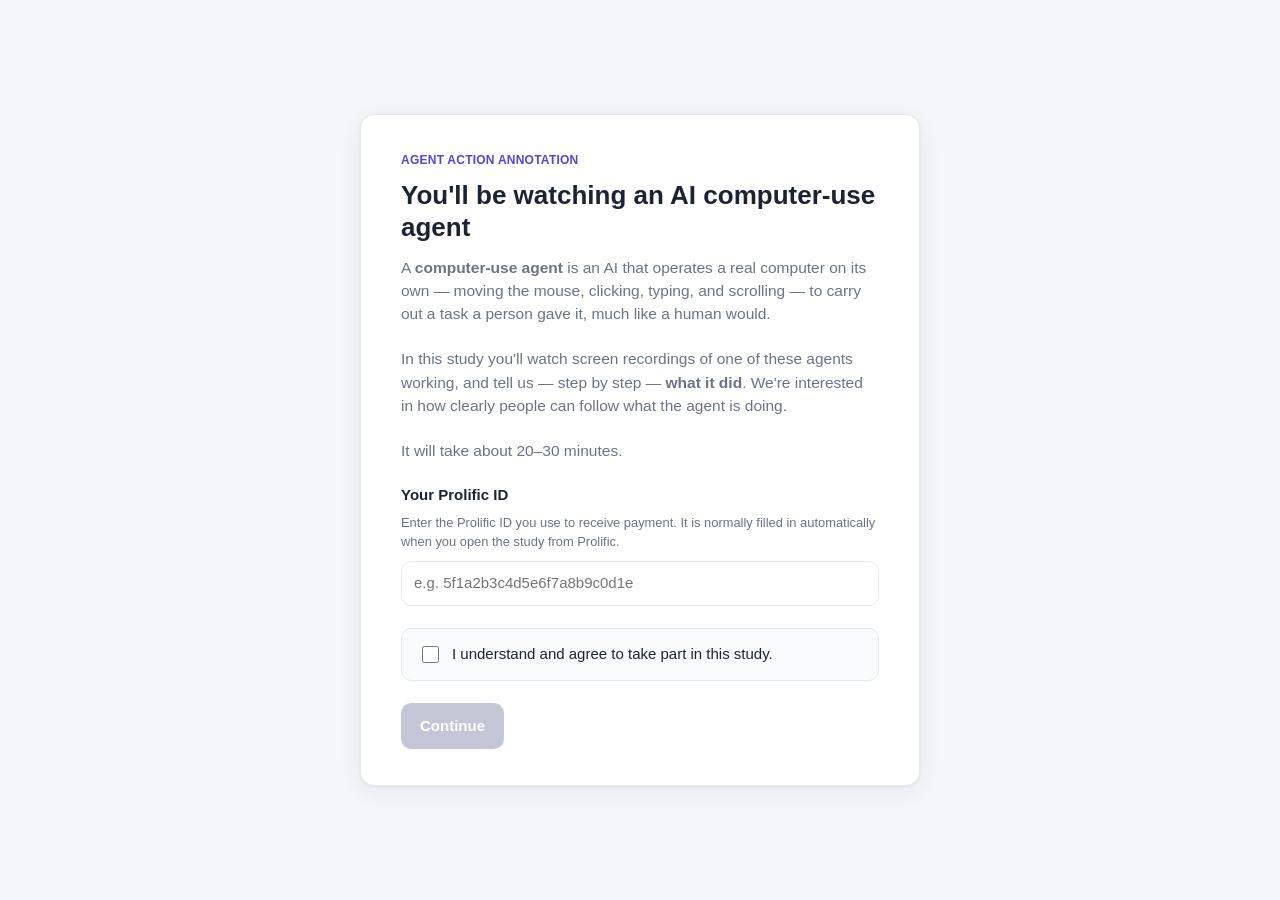
<file: index.html>
<!-- AUTO-GENERATED by annotation_app/build_static.py — do not edit by hand. Edit annotation_app/static/index.html and rebuild. -->
<!DOCTYPE html>
<html lang="en">
<head>
  <meta charset="UTF-8" />
  <meta name="viewport" content="width=device-width, initial-scale=1.0" />
  <title>Agent Action Annotation Study</title>
  <link rel="stylesheet" href="annotation_app/static/style.css" />
</head>
<body>
  <div id="app">
    <!-- ================= WELCOME / CONSENT ================= -->
    <section id="screen-welcome" class="screen center-screen">
      <div class="card narrow">
        <div class="brand">Agent Action Annotation</div>
        <h1>You'll be watching an AI computer-use agent</h1>
        <p class="lead">
          A <b>computer-use agent</b> is an AI that operates a real computer on
          its own — moving the mouse, clicking, typing, and scrolling — to carry
          out a task a person gave it, much like a human would.
        </p>
        <p class="lead">
          In this study you'll watch screen recordings of one of these agents
          working, and tell us — step by step — <b>what it did</b>. We're
          interested in how clearly people can follow what the agent is doing.
        </p>
        <p class="lead muted">It will take about 20–30 minutes.</p>

        <div class="field">
          <label for="p-prolific">Your Prolific ID</label>
          <p class="field-note">Enter the Prolific ID you use to receive payment. It is normally filled in automatically when you open the study from Prolific.</p>
          <input type="text" id="p-prolific" placeholder="e.g. 5f1a2b3c4d5e6f7a8b9c0d1e" autocomplete="off" spellcheck="false" />
        </div>

        <label class="consent">
          <input type="checkbox" id="consent-check" />
          <span>I understand and agree to take part in this study.</span>
        </label>
        <p id="welcome-error" class="error hidden"></p>
        <button id="btn-start" class="btn primary" disabled>Continue</button>
        <button id="btn-devstart" class="btn ghost sm dev-btn hidden">⚡ Dev: quick start (skip questions)</button>
      </div>
    </section>

    <!-- ================= INSTRUCTIONS / HOW IT WORKS ================= -->
    <section id="screen-instructions" class="screen center-screen hidden">
      <div class="card">
        <div class="brand">How it works</div>
        <h1>What you'll do</h1>
        <ol class="steps-guide">
          <li>For each recording, you'll first see the <b>task the agent was
            asked to do</b>.</li>
          <li>The recording plays and <b>pauses after each action</b> the agent
            takes.</li>
          <li>In your own words, <b>write down what the agent just did</b> in
            that step.</li>
          <li>Some steps are just the agent <b>waiting</b> — those are filled in
            for you automatically.</li>
          <li>At the end of each recording, you'll answer a few quick questions
            about how the agent did.</li>
        </ol>

        <div class="callout">
          <div class="callout-title">Two important rules</div>
          <p><b>1. Be as specific as possible.</b> Don't just write the type of
            action — say <b>what the agent interacted with</b>.</p>
          <ul class="examples">
            <li><span class="bad">"clicked a button"</span> →
              <span class="good">"clicked the <i>File</i> menu"</span></li>
            <li><span class="bad">"typed something"</span> →
              <span class="good">"typed <i>report.pdf</i> into the filename box"</span></li>
            <li><span class="bad">"scrolled"</span> →
              <span class="good">"scrolled down the Preferences list"</span></li>
            <li><span class="good">"right-clicked the desktop"</span>,
              <span class="good">"dragged the volume slider to the right"</span></li>
          </ul>
          <p><b>2. Describe the agent's action, not the change on screen.</b>
            Report what the <b>agent did</b>, not what appeared afterwards.</p>
          <ul class="examples">
            <li><span class="bad">"a menu appeared"</span> →
              <span class="good">"clicked the <i>Edit</i> menu"</span></li>
            <li><span class="bad">"a window opened"</span> →
              <span class="good">"double-clicked the Documents folder"</span></li>
          </ul>
          <p class="callout-note">It's completely fine to answer <b>"I can't tell
            what happened"</b> when an action genuinely isn't clear — we're
            <b>not testing your ability</b>, and honest "can't tell" answers are
            valuable to us. We only ask that you don't select it just to get
            through faster.</p>
        </div>

        <p class="lead muted spaced">Please work through each recording in one
          sitting. Your progress saves automatically in case of a disconnection.</p>
        <button id="btn-instructions-next" class="btn primary">Got it, continue</button>
      </div>
    </section>

    <!-- ================= PROFILE ================= -->
    <section id="screen-profile" class="screen center-screen hidden">
      <div class="card narrow">
        <div class="brand">A little about you</div>
        <h1>Before we start</h1>
        <p class="lead">A few quick questions. This helps us interpret the results.</p>

        <div class="field">
          <label for="p-age">Your age</label>
          <input type="number" id="p-age" min="18" max="120" placeholder="e.g. 34" />
        </div>

        <div class="field">
          <label>Gender</label>
          <div id="p-gender" class="options"></div>
          <input type="text" id="p-gender-other" class="text-inline hidden"
                 placeholder="Self-describe (optional)" />
        </div>

        <div class="field">
          <label id="p-occupation-label" for="p-occupation"></label>
          <input type="text" id="p-occupation" placeholder="" />
        </div>

        <div class="field">
          <label id="p-education-label"></label>
          <div id="p-education" class="options"></div>
        </div>

        <div class="field">
          <label id="p-english-label"></label>
          <p id="p-english-note" class="field-note"></p>
          <div id="p-english" class="options"></div>
        </div>

        <div class="field">
          <label id="p-compfreq-label"></label>
          <div id="p-compfreq" class="options"></div>
        </div>

        <div class="field">
          <label id="p-aitools-label"></label>
          <div id="p-aitools" class="options"></div>
        </div>

        <div class="field">
          <label id="p-experience-label"></label>
          <div id="p-experience" class="options"></div>
        </div>

        <p id="profile-error" class="error hidden"></p>
        <button id="btn-profile-next" class="btn primary">Start annotating</button>
      </div>
    </section>

    <!-- ================= ANNOTATION WORKSPACE ================= -->
    <section id="screen-work" class="screen hidden">
      <header class="topbar">
        <div class="topbar-left">
          <span class="brand small">Agent Action Annotation</span>
          <div class="task-switch" id="task-switch">
            <label for="task-select">Recording</label>
            <select id="task-select"></select>
          </div>
          <div id="practice-badge" class="practice-badge hidden">Practice</div>
        </div>
        <div class="topbar-right">
          <div id="overall-progress" class="progress-pill"></div>
          <button type="button" id="btn-continue-study" class="btn primary sm hidden">Continue to study →</button>
          <span id="save-status" class="save-status">Saved</span>
        </div>
      </header>

      <div class="workspace">
        <!-- LEFT: video + timeline -->
        <div class="col-video">
          <div class="task-card">
            <div class="task-head">
              <span class="domain-chip" id="task-domain"></span>
              <span class="task-count" id="task-count"></span>
            </div>
            <div class="task-eyebrow">Task the agent was asked to do</div>
            <p class="task-instruction" id="task-instruction"></p>
            <div class="task-hint">Watch the agent attempt this, and describe each action it takes.</div>
          </div>

          <div class="video-wrap">
            <video id="video" preload="auto" playsinline muted></video>
            <div id="video-badge" class="video-badge hidden"></div>
          </div>

          <div class="video-controls">
            <button id="btn-play" class="btn-play-round" type="button" aria-label="Play">▶</button>
          </div>

          <div class="timeline" id="timeline"></div>
        </div>

        <!-- RIGHT: action annotation + familiarity / wrap-up -->
        <div class="col-form">
          <div class="annotate-card" id="annotate-card">
            <div class="step-header">
              <span class="step-title" id="step-title">Action 1</span>
              <span class="step-status" id="step-status"></span>
            </div>

            <div id="sleep-note" class="sleep-note hidden"></div>

            <div id="annotate-body">
              <label class="section-label" id="answer-prompt" for="step-answer"></label>
              <div id="dev-gt" class="dev-gt hidden"></div>
              <textarea id="step-answer" rows="3"></textarea>

              <button id="btn-cant-tell" class="btn cant-tell"></button>
              <p id="cant-tell-caution" class="cant-caution"></p>

              <label class="section-label spaced" id="confidence-prompt"></label>
              <div id="confidence-options" class="options stack"></div>

              <label class="section-label spaced" for="step-note">
                Anything else to add?
              </label>
              <textarea id="step-note" rows="2"
                placeholder="Optional: extra explanation, or why it was hard to tell..."></textarea>
            </div>
          </div>

          <div class="posttask-locked" id="posttask-locked">
            <span class="lock-icon">🔒</span>
            <span>Wrap-up questions unlock once you've described every action in this recording.</span>
          </div>

          <div class="posttask-card hidden" id="posttask-card">
            <div class="posttask-title">Now that you've described every action</div>
            <p class="posttask-sub">A few quick questions about this whole recording.</p>

            <label class="section-label" id="familiarity-prompt"></label>
            <div id="familiarity-options" class="options stack"></div>

            <label class="section-label spaced" id="success-prompt"></label>
            <div id="success-options" class="options stack"></div>

            <label class="section-label spaced" id="efficiency-prompt"></label>
            <div id="efficiency-options" class="options stack"></div>

            <label class="section-label spaced" id="understanding-prompt"></label>
            <div id="understanding-options" class="options stack"></div>

            <button type="button" id="btn-advance-task" class="btn primary advance-task hidden">
              Next recording →
            </button>
          </div>
        </div>
      </div>
    </section>

    <!-- ================= REVIEW / SUBMIT ================= -->
    <section id="screen-review" class="screen center-screen hidden">
      <div class="card">
        <div class="brand">Almost done</div>
        <h1>Review your annotations</h1>
        <p class="lead" id="review-summary"></p>
        <div id="review-list" class="review-list"></div>
        <div class="review-actions">
          <button id="btn-back-work" class="btn ghost">← Keep editing</button>
          <button id="btn-submit" class="btn primary">Submit all</button>
        </div>
      </div>
    </section>

    <!-- ================= DONE ================= -->
    <section id="screen-done" class="screen center-screen hidden">
      <div class="card narrow center">
        <div class="done-check">✓</div>
        <h1>Thank you!</h1>
        <p class="lead">Your annotations have been submitted.</p>
        <div id="done-code" class="done-code hidden"></div>
        <a id="done-link" class="btn primary hidden" href="#">Return to Prolific</a>
      </div>
    </section>
  </div>

  <!-- Guided walkthrough overlay (practice recording) -->
  <div id="tour-overlay" class="tour-overlay hidden" aria-live="polite">
    <div class="tour-backdrop"></div>
    <div id="tour-spotlight" class="tour-spotlight"></div>
    <div id="tour-tooltip" class="tour-tooltip">
      <div class="tour-meta"><span id="tour-step-num">1 / 5</span></div>
      <h3 id="tour-title"></h3>
      <p id="tour-body"></p>
      <div class="tour-actions">
        <button type="button" id="tour-prev" class="btn ghost sm hidden">← Back</button>
        <button type="button" id="tour-next" class="btn primary sm">Next</button>
      </div>
    </div>
  </div>

  <!-- Shown when the practice recording is fully complete -->
  <div id="practice-done" class="practice-done hidden" role="dialog" aria-labelledby="practice-done-title">
    <div class="practice-done-card">
      <div class="brand">Practice complete</div>
      <h2 id="practice-done-title">You're ready for the real recordings</h2>
      <p>That was a short practice run so you could learn the interface. Next you'll annotate the full set of recordings — same controls, same flow.</p>
      <button type="button" id="btn-start-study" class="btn primary">Continue to the study →</button>
    </div>
  </div>

  <script>window.STUDY_STATIC=true;</script>
  <script src="annotation_app/static/backend.js"></script>
  <script src="annotation_app/static/app.js"></script>
</body>
</html>
</file>
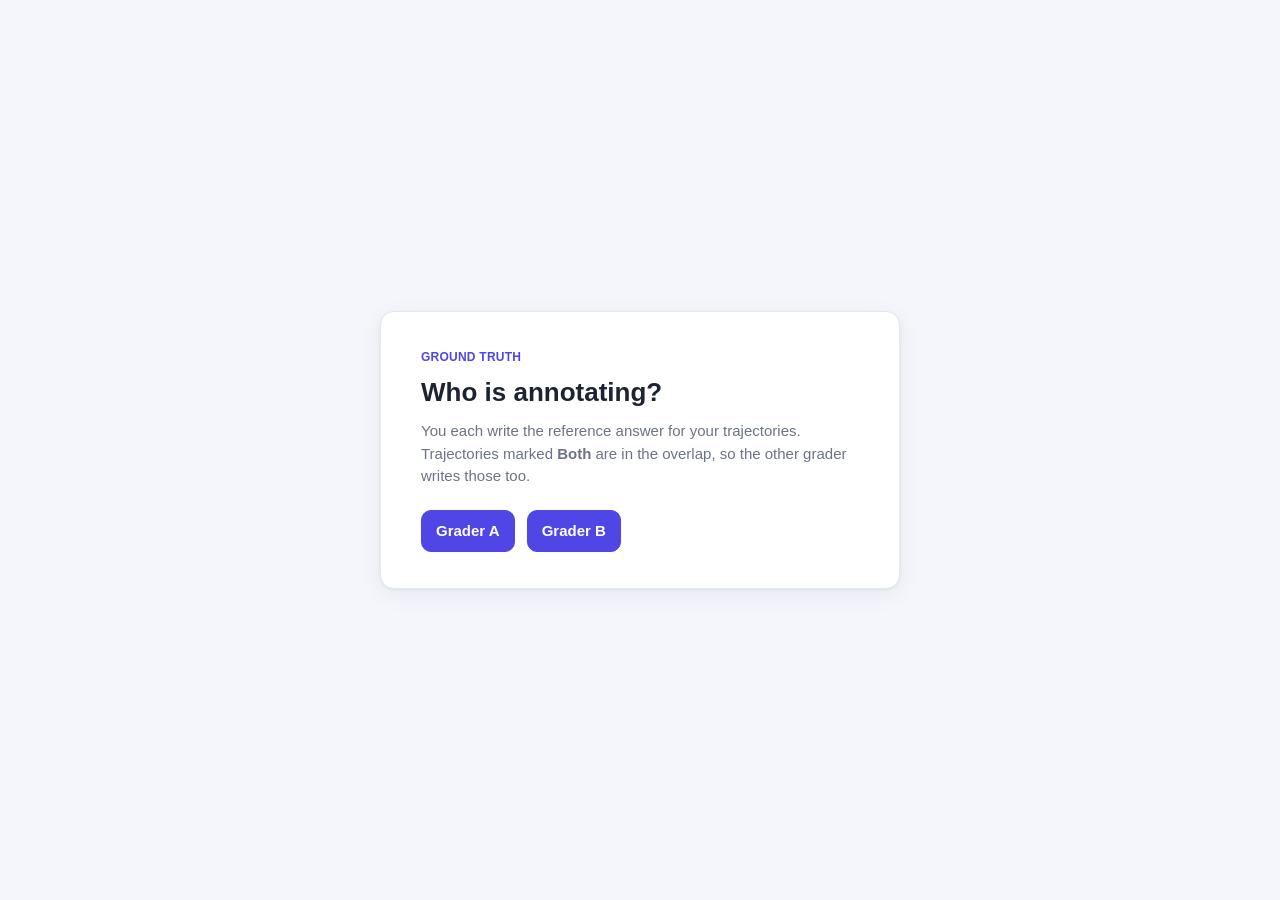
<file: gt.html>
<!DOCTYPE html>
<html lang="en">
<head>
  <meta charset="UTF-8" />
  <meta name="viewport" content="width=device-width, initial-scale=1.0" />
  <title>Ground truth annotation</title>
  <link rel="stylesheet" href="gt_annotator/static/style.css" />
</head>
<body>
  <div id="app">
    <section id="screen-pick" class="screen center-screen">
      <div class="card narrow">
        <div class="brand">Ground truth</div>
        <h1>Who is annotating?</h1>
        <p class="lead">You each write the reference answer for your trajectories. Trajectories marked <b>Both</b> are in the overlap, so the other grader writes those too.</p>
        <div class="pick-row">
          <a class="btn primary" href="gt.html?rater=a">Grader A</a>
          <a class="btn primary" href="gt.html?rater=b">Grader B</a>
        </div>
      </div>
    </section>

    <section id="screen-work" class="screen hidden">
      <header class="topbar">
        <div class="topbar-left">
          <span class="brand small">Ground truth</span>
          <span class="rater-pill" id="rater-pill">A</span>
          <div class="task-switch">
            <label for="traj-select">Trajectory</label>
            <select id="traj-select"></select>
          </div>
        </div>
        <div class="topbar-right">
          <div id="progress" class="progress-pill">—</div>
          <span id="save-status" class="save-status">Saved</span>
          <button type="button" id="btn-export" class="btn ghost sm">Download</button>
        </div>
      </header>

      <div class="workspace">
        <div class="col-video">
          <div class="task-card">
            <div class="task-head">
              <span class="domain-chip" id="task-domain"></span>
              <span class="model-chip" id="task-model"></span>
              <span class="task-count" id="task-count"></span>
            </div>
            <div class="task-eyebrow">Task the agent was asked to do</div>
            <p class="task-instruction" id="task-instruction"></p>
          </div>

          <div class="video-wrap">
            <video id="video" preload="auto" playsinline muted></video>
            <div id="video-badge" class="video-badge hidden"></div>
          </div>
          <div class="timeline" id="timeline"></div>
          <div class="video-controls">
            <button id="btn-play" class="btn-play-round" type="button" aria-label="Play">▶</button>
          </div>
        </div>

        <div class="col-form">
          <div class="evidence-card">
            <div class="evidence-head">
              <span class="section-label">Evidence</span>
              <span class="muted" id="evidence-flags"></span>
            </div>

            <details open class="ev">
              <summary>Agent log</summary>
              <pre class="ev-pre" id="ev-log"></pre>
            </details>
            <details open class="ev">
              <summary>Screenshots</summary>
              <div class="shots">
                <figure>
                  <figcaption id="before-cap">Before</figcaption>
                  <img id="before-img" alt="Screen before this step" />
                </figure>
                <figure>
                  <figcaption id="after-cap">After</figcaption>
                  <img id="after-img" alt="Screen after this step" />
                </figure>
              </div>
            </details>
            <details open class="ev">
              <summary>Element hit-test</summary>
              <pre class="ev-pre" id="ev-elements"></pre>
            </details>
            <details class="ev">
              <summary>Executed action</summary>
              <pre class="ev-pre" id="ev-action"></pre>
            </details>
            <details class="ev">
              <summary>Later trajectory</summary>
              <pre class="ev-pre" id="ev-future"></pre>
            </details>
          </div>

          <div class="annotate-card" id="annotate-card">
            <div class="step-header">
              <span class="step-title" id="step-title">Action 1</span>
              <span class="step-status" id="step-status"></span>
            </div>
            <div id="sleep-note" class="sleep-note hidden"></div>
            <div id="annotate-body">
              <div class="ai-row">
                <button type="button" id="btn-guess" class="btn ghost">AI guess</button>
                <span class="muted" id="guess-status"></span>
              </div>
              <div id="guess-box" class="guess-box hidden"></div>

              <div class="q-block">
                <div class="q-num">1</div>
                <div class="q-body">
                  <label class="section-label" for="interaction-answer" id="interaction-prompt"></label>
                  <p class="q-help" id="interaction-help"></p>
                  <textarea id="interaction-answer" rows="3"></textarea>
                  <button type="button" id="btn-cant-interaction" class="btn cant-tell">Can't tell</button>
                  <label class="section-label spaced">How confident are you?</label>
                  <div id="interaction-confidence" class="options conf-row"></div>
                </div>
              </div>

              <div class="q-block">
                <div class="q-num">2</div>
                <div class="q-body">
                  <label class="section-label" for="outcome-answer" id="outcome-prompt"></label>
                  <p class="q-help" id="outcome-help"></p>
                  <textarea id="outcome-answer" rows="3"></textarea>
                  <button type="button" id="btn-cant-outcome" class="btn cant-tell">Can't tell</button>
                  <label class="section-label spaced">How confident are you?</label>
                  <div id="outcome-confidence" class="options conf-row"></div>
                </div>
              </div>

              <label class="section-label spaced" for="step-note">Note (optional)</label>
              <textarea id="step-note" rows="2" placeholder="Why this was hard, or where the evidence disagrees…"></textarea>
            </div>
            <div class="step-nav">
              <button type="button" id="btn-prev" class="btn ghost">← Prev</button>
              <button type="button" id="btn-next" class="btn primary">Next step →</button>
            </div>
            <p class="hint">You can switch trajectories anytime. Space plays and pauses. N / P move between steps.</p>
          </div>
        </div>
      </div>
    </section>
  </div>
  <script>window.GT_STATIC = true;</script>
  <script src="gt_annotator/static/app.js"></script>
</body>
</html>
</file>
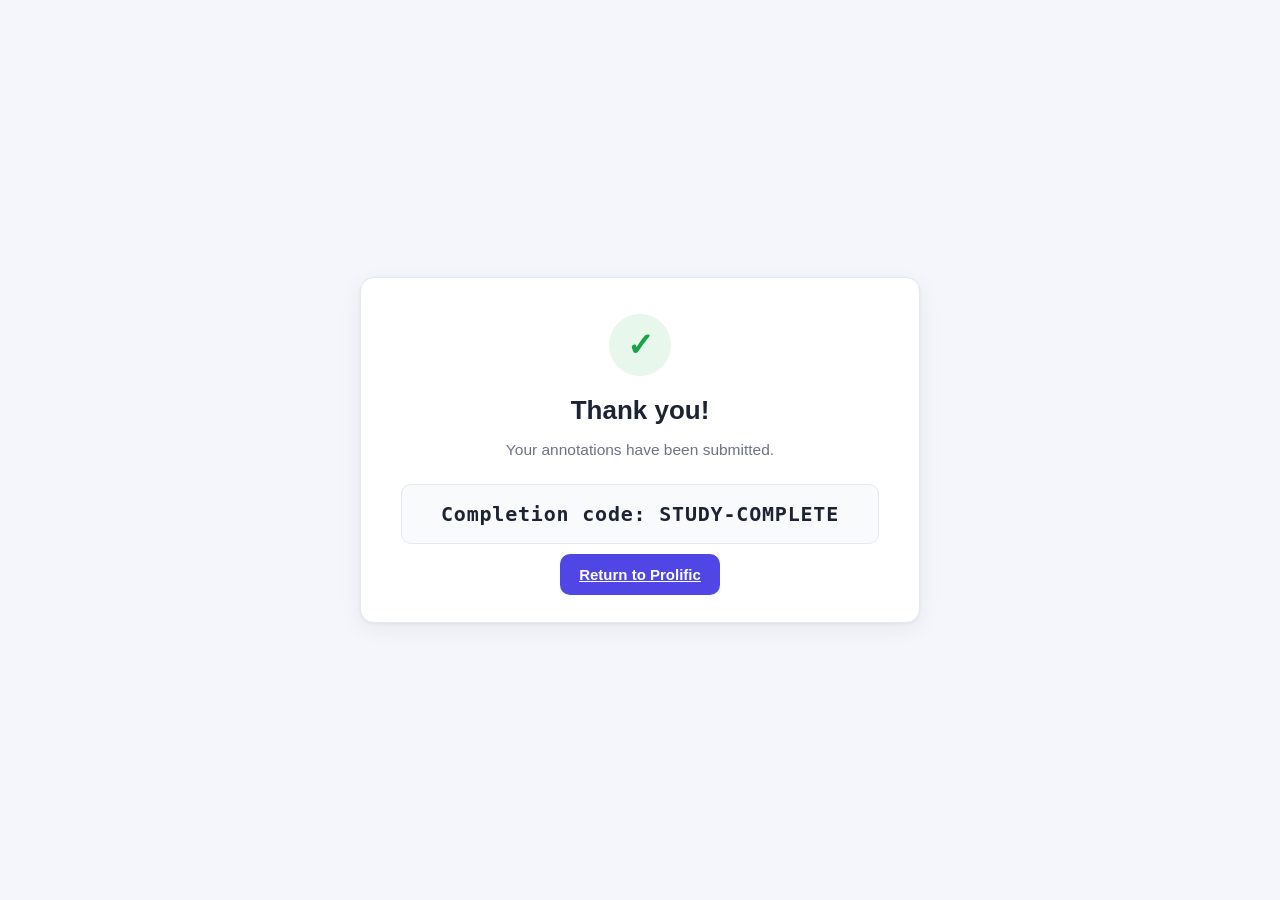
<file: annotation_app_dual/static/preview_done.html>
<!DOCTYPE html>
<html lang="en">
<head>
<meta charset="utf-8"/>
<meta name="viewport" content="width=device-width, initial-scale=1"/>
<title>Final page preview</title>
<link rel="stylesheet" href="style.css"/>
<style>
  /* force the done screen visible for this temp preview file */
  body { margin: 0; }
  .screen { display: none !important; }
  #screen-done { display: flex !important; min-height: 100vh; }
</style>
</head>
<body>
<section id="screen-done" class="screen center-screen">
  <div class="card narrow center">
    <div class="done-check">✓</div>
    <h1>Thank you!</h1>
    <p class="lead">Your annotations have been submitted.</p>
    <div id="done-code" class="done-code">Completion code: STUDY-COMPLETE</div>
    <a id="done-link" class="btn primary" href="#">Return to Prolific</a>
  </div>
</section>
</body>
</html>
</file>
<file: annotation_app/static/style.css>
:root {
  --bg: #f4f6fb;
  --surface: #ffffff;
  --surface-2: #f8fafc;
  --border: #e4e8f0;
  --text: #1c2333;
  --muted: #6b7385;
  --primary: #4f46e5;
  --primary-d: #4338ca;
  --primary-soft: #eef0ff;
  --green: #16a34a;
  --green-soft: #e7f7ec;
  --amber: #d97706;
  --amber-soft: #fdf1dd;
  --red: #dc2626;
  --red-soft: #fdecec;
  --shadow: 0 1px 3px rgba(20, 26, 51, .06), 0 6px 24px rgba(20, 26, 51, .06);
  --radius: 14px;
}

* { box-sizing: border-box; }

html, body {
  margin: 0;
  padding: 0;
  background: var(--bg);
  color: var(--text);
  font-family: -apple-system, BlinkMacSystemFont, "Segoe UI", Roboto, Helvetica,
    Arial, sans-serif;
  font-size: 15px;
  line-height: 1.5;
}

.hidden { display: none !important; }
.muted { color: var(--muted); font-weight: 400; }

/* ---------- generic screens / cards ---------- */
.screen { min-height: 100vh; }
.center-screen {
  display: flex;
  align-items: center;
  justify-content: center;
  padding: 40px 20px;
}
.card {
  background: var(--surface);
  border: 1px solid var(--border);
  border-radius: var(--radius);
  box-shadow: var(--shadow);
  padding: 36px 40px;
  width: 100%;
  max-width: 720px;
}
.card.narrow { max-width: 560px; }
.card.center { text-align: center; }

.brand {
  font-weight: 700;
  letter-spacing: .02em;
  color: var(--primary);
  text-transform: uppercase;
  font-size: 12px;
  margin-bottom: 10px;
}
.brand.small { text-transform: none; font-size: 14px; letter-spacing: 0; }

h1 { font-size: 26px; margin: 0 0 12px; line-height: 1.25; }
.lead { color: var(--muted); font-size: 15.5px; margin: 0 0 22px; }

.checklist { padding-left: 18px; margin: 0 0 22px; color: #313a52; }
.checklist li { margin-bottom: 8px; }

.lead.spaced { margin-top: 22px; }

/* instructions screen */
.steps-guide { padding-left: 20px; margin: 0 0 22px; color: #313a52; }
.steps-guide li { margin-bottom: 10px; }
.callout {
  background: var(--primary-soft);
  border: 1px solid #d7d9ff;
  border-radius: 12px;
  padding: 18px 20px;
}
.callout-title {
  font-weight: 700; color: var(--primary-d);
  text-transform: uppercase; letter-spacing: .03em; font-size: 12.5px;
  margin-bottom: 10px;
}
.callout p { margin: 12px 0 6px; }
.callout p:first-of-type { margin-top: 0; }
.callout-note {
  margin-top: 14px; padding-top: 12px; border-top: 1px solid #d7d9ff;
  color: #44496a; font-size: 14px;
}
.examples { list-style: none; padding: 0; margin: 4px 0 10px; }
.examples li { margin-bottom: 6px; font-size: 14px; }
.bad { color: var(--red); text-decoration: line-through; }
.good { color: var(--green); font-weight: 600; }

.consent {
  display: flex;
  gap: 10px;
  align-items: flex-start;
  background: var(--surface-2);
  border: 1px solid var(--border);
  border-radius: 10px;
  padding: 14px 16px;
  margin-bottom: 22px;
  cursor: pointer;
}
.consent input { margin-top: 3px; width: 17px; height: 17px; accent-color: var(--primary); }

/* ---------- buttons ---------- */
.btn {
  font: inherit;
  font-weight: 600;
  border: 1px solid transparent;
  border-radius: 10px;
  padding: 11px 18px;
  cursor: pointer;
  transition: background .15s, border-color .15s, transform .05s, box-shadow .15s;
  background: var(--surface-2);
  color: var(--text);
}
.btn:active { transform: translateY(1px); }
.btn.primary { background: var(--primary); color: #fff; }
.btn.primary:hover { background: var(--primary-d); }
.btn.primary:disabled { background: #c3c6d4; cursor: not-allowed; }
.btn.ghost { background: var(--surface); border-color: var(--border); }
.btn.ghost:hover { background: var(--surface-2); }
.btn.sm { padding: 8px 14px; font-size: 14px; }
.btn.cant-tell {
  width: 100%;
  margin-top: 12px;
  padding: 11px 16px;
  background: var(--surface-2);
  border: 1.5px solid #c4c9da;
  color: #414862;
  font-weight: 700;
  font-size: 14.5px;
  box-shadow: 0 1px 2px rgba(20, 26, 51, .05);
}
.btn.cant-tell:hover { background: #eef0f6; border-color: #aeb4c9; }
.btn.cant-tell.active {
  background: var(--amber-soft);
  border-color: var(--amber);
  color: var(--amber);
  box-shadow: 0 0 0 3px var(--amber-soft);
}

/* Participant-facing agent log (log=1 arms) — plain, not yellow */
.agent-output {
  display: flex; flex-direction: column; gap: 8px;
  background: var(--surface);
  border: 1px solid var(--border);
  border-radius: 9px;
  padding: 10px 12px;
  margin-bottom: 10px;
}
.agent-output-label {
  font-size: 13px; font-weight: 700; color: var(--text);
}
.agent-output-body {
  margin: 0;
  max-height: 260px; overflow: auto;
  background: var(--surface-2);
  border: 1px solid var(--border);
  border-radius: 7px;
  padding: 8px 10px;
  font-family: ui-monospace, SFMono-Regular, Menlo, monospace;
  font-size: 12px; line-height: 1.45; color: var(--text);
  white-space: pre-wrap; word-break: break-word;
}

/* Researcher-only DEV ground-truth reveal */
.dev-gt {
  display: flex; align-items: flex-start; flex-wrap: wrap; gap: 8px;
  background: #fff7e6;
  border: 1px solid #f0d38a;
  border-radius: 9px;
  padding: 8px 10px;
  margin-bottom: 10px;
}
.dev-elements {
  flex: 1 1 100%;
  margin-top: 2px;
  background: #fffdf5;
  border: 1px solid #e8d090;
  border-radius: 7px;
  padding: 8px 10px;
}
.dev-elements-title {
  font-size: 11px;
  font-weight: 800;
  letter-spacing: .03em;
  text-transform: uppercase;
  color: #7a4a05;
  margin-bottom: 6px;
}
.dev-element-hit {
  font-size: 12px;
  line-height: 1.45;
  color: #5a4210;
  padding: 4px 0;
  border-top: 1px solid #f3e6c3;
}
.dev-element-hit:first-of-type { border-top: none; padding-top: 0; }
.dev-tag {
  font-size: 10.5px; font-weight: 800; letter-spacing: .04em;
  text-transform: uppercase; color: #92590a;
  background: #fbe3a8; padding: 2px 7px; border-radius: 999px;
}
.dev-action {
  font-family: ui-monospace, SFMono-Regular, Menlo, monospace;
  font-size: 12.5px; color: #7a4a05; word-break: break-all;
}
.dev-cat {
  font-size: 11.5px; font-weight: 700; color: #6b4a91;
  background: #efe6fb; padding: 2px 8px; border-radius: 999px;
}
.dev-resp { flex: 1 1 100%; margin-top: 2px; }
.dev-resp summary {
  cursor: pointer; font-size: 11.5px; font-weight: 700; color: #92590a;
  list-style: revert;
}
.dev-resp-body {
  margin: 6px 0 0;
  max-height: 150px; overflow: auto;
  background: #fffdf5; border: 1px solid #f0d38a; border-radius: 7px;
  padding: 8px 10px;
  font-family: ui-monospace, SFMono-Regular, Menlo, monospace;
  font-size: 11.5px; line-height: 1.45; color: #6a4a10;
  white-space: pre-wrap; word-break: break-word;
}
.cant-caution {
  margin: 8px 2px 0;
  font-size: 12.5px;
  color: var(--muted);
  line-height: 1.45;
}

/* ---------- profile form ---------- */
.field { margin-bottom: 22px; }
.field > label { display: block; font-weight: 600; margin-bottom: 10px; }
.field-note { margin: -4px 0 10px; font-size: 0.86rem; color: var(--muted); }
input[type="number"], input[type="text"], textarea, select {
  font: inherit;
  color: var(--text);
  background: var(--surface);
  border: 1px solid var(--border);
  border-radius: 10px;
  padding: 10px 12px;
  width: 100%;
}
input:focus, textarea:focus, select:focus {
  outline: none;
  border-color: var(--primary);
  box-shadow: 0 0 0 3px var(--primary-soft);
}
input[type="number"] { max-width: 160px; }
.text-inline { margin-top: 10px; max-width: 320px; }
textarea { resize: vertical; }

.options { display: flex; flex-wrap: wrap; gap: 8px; }
.options.stack { flex-direction: column; flex-wrap: nowrap; gap: 6px; }
.opt {
  display: flex;
  align-items: center;
  gap: 9px;
  border: 1px solid var(--border);
  background: var(--surface);
  border-radius: 9px;
  padding: 7px 11px;
  cursor: pointer;
  transition: border-color .12s, background .12s;
}
.opt:hover { background: var(--surface-2); }
.opt.selected { border-color: var(--primary); background: var(--primary-soft); }
.opt input { accent-color: var(--primary); width: 15px; height: 15px; flex: 0 0 auto; }
.opt .opt-label { font-weight: 600; font-size: 13.5px; line-height: 1.35; }
.opt .opt-hint { color: var(--muted); font-weight: 400; font-size: 12.5px; }
.opt .opt-text { display: flex; flex-direction: column; }

.error { color: var(--red); font-weight: 600; margin: 0 0 16px; }

.dev-btn { display: block; margin-top: 12px; border-style: dashed; opacity: .85; }

/* ---------- topbar ---------- */
.topbar {
  position: sticky;
  top: 0;
  z-index: 20;
  display: flex;
  align-items: center;
  justify-content: space-between;
  gap: 20px;
  background: var(--surface);
  border-bottom: 1px solid var(--border);
  padding: 12px 22px;
}
.topbar-left, .topbar-right { display: flex; align-items: center; gap: 18px; }
.task-switch { display: flex; align-items: center; gap: 8px; }
.task-switch label { font-size: 13px; color: var(--muted); }
.task-switch select { padding: 7px 10px; max-width: 380px; }
.progress-pill {
  font-size: 13px;
  font-weight: 600;
  color: var(--primary);
  background: var(--primary-soft);
  padding: 6px 12px;
  border-radius: 999px;
}
.save-status { font-size: 13px; color: var(--muted); min-width: 74px; text-align: right; }
.save-status.saving { color: var(--amber); }
.save-status.saved { color: var(--green); }

/* ---------- workspace layout ---------- */
.workspace {
  display: grid;
  grid-template-columns: minmax(0, 1.95fr) minmax(300px, 0.9fr);
  gap: 20px;
  padding: 16px 20px;
  max-width: 1620px;
  margin: 0 auto;
  align-items: start;
}
@media (max-width: 1050px) {
  .workspace { grid-template-columns: 1fr; }
}

.task-card {
  background: var(--surface);
  border: 1px solid var(--border);
  border-radius: var(--radius);
  padding: 11px 14px;
  margin-bottom: 12px;
  box-shadow: var(--shadow);
}
.task-head { display: flex; align-items: center; justify-content: space-between; margin-bottom: 5px; }
.domain-chip {
  font-size: 12px; font-weight: 700; text-transform: uppercase; letter-spacing: .03em;
  color: var(--primary); background: var(--primary-soft);
  padding: 3px 10px; border-radius: 999px;
}
.task-count { font-size: 13px; color: var(--muted); }
.task-eyebrow {
  font-size: 11.5px; font-weight: 700; text-transform: uppercase;
  letter-spacing: .04em; color: var(--muted); margin-bottom: 4px;
}
.task-instruction {
  margin: 0; font-size: 15.5px; font-weight: 600; line-height: 1.35;
  border-left: 3px solid var(--primary); padding-left: 11px;
}
.task-hint { font-size: 12.5px; color: var(--muted); margin-top: 6px; }

/* post-task wrap-up questions */
.posttask-card {
  background: var(--surface);
  border: 1px solid var(--border);
  border-radius: var(--radius);
  padding: 14px 16px;
  box-shadow: var(--shadow);
}
.posttask-card.needs { border-color: var(--amber); box-shadow: 0 0 0 3px var(--amber-soft); }
.posttask-title { font-size: 15px; font-weight: 700; margin-bottom: 2px; }
.posttask-sub { font-size: 12.5px; color: var(--muted); margin: 0 0 10px; }

.video-wrap {
  position: relative;
  background: #0b0e17;
  border-radius: var(--radius);
  overflow: hidden;
  box-shadow: var(--shadow);
  aspect-ratio: 16 / 9;
  height: 52vh;
  width: auto;
  max-width: 100%;
  margin: 0 auto;
}
#video {
  width: 100%;
  height: 100%;
  display: block;
  background: #0b0e17;
  cursor: pointer; /* click video to pause / resume (no scrubber) */
}
.video-badge {
  position: absolute; top: 50%; left: 50%;
  transform: translate(-50%, -50%);
  background: rgba(15, 18, 30, .82); color: #fff;
  padding: 16px 30px; border-radius: 14px;
  font-size: 20px; font-weight: 700; text-align: center;
  max-width: 82%; line-height: 1.3;
  backdrop-filter: blur(4px);
  box-shadow: 0 8px 30px rgba(0, 0, 0, .4);
}

.video-controls {
  display: flex;
  justify-content: center;
  align-items: center;
  margin: 12px 0 6px;
}
.btn-play-round {
  width: 52px;
  height: 52px;
  border-radius: 50%;
  border: none;
  background: var(--primary);
  color: #fff;
  font-size: 18px;
  line-height: 1;
  cursor: pointer;
  display: inline-flex;
  align-items: center;
  justify-content: center;
  box-shadow: 0 4px 14px rgba(15, 23, 42, 0.18);
  transition: transform 0.12s ease, background 0.12s ease, box-shadow 0.12s ease;
  padding: 0;
  padding-left: 2px; /* optically center ▶ */
}
.btn-play-round:hover {
  transform: scale(1.05);
  box-shadow: 0 6px 18px rgba(15, 23, 42, 0.22);
}
.btn-play-round:active { transform: scale(0.97); }
.btn-play-round.is-playing { padding-left: 0; }

.advance-task { margin-top: 18px; width: 100%; }

/* ---------- proportional timeline of steps ---------- */
.timeline {
  background: var(--surface);
  border: 1px solid var(--border);
  border-radius: var(--radius);
  padding: 11px 14px 9px;
  box-shadow: var(--shadow);
}
.tl-head {
  display: flex; align-items: center; justify-content: space-between;
  font-size: 12px; color: var(--muted); margin-bottom: 7px;
}
.tl-legend { display: flex; gap: 12px; flex-wrap: wrap; }
.tl-legend span { display: inline-flex; align-items: center; gap: 5px; }
.tl-dot { width: 10px; height: 10px; border-radius: 3px; display: inline-block; }
.tl-dot.done { background: #46c479; }
.tl-dot.cant { background: #f0a13a; }
.tl-dot.missing { background: #dfe4ee; }
.tl-dot.sleep { background: repeating-linear-gradient(45deg, #cbd2e0, #cbd2e0 2px, #fff 2px, #fff 4px); }

.tl-track-wrap { position: relative; }
.tl-track {
  position: relative;
  height: 44px;
  background: var(--surface-2);
  border: 1px solid var(--border);
  border-radius: 8px;
  overflow: hidden;
}
.tl-seg {
  position: absolute;
  top: 0; bottom: 0;
  background: #dce2ee;
  border-right: 1px solid #fff;
  cursor: pointer;
  display: flex; align-items: center; justify-content: center;
  font-size: 11px; font-weight: 700; color: #4a5266;
  overflow: hidden; white-space: nowrap;
  transition: filter .1s;
}
.tl-seg:hover { filter: brightness(0.95); }
.tl-seg.done { background: #46c479; color: #08341b; }
.tl-seg.cant { background: #f0a13a; color: #4a2c04; }
.tl-seg.done.soft { background: #c8ecd4; color: #2f6b45; }
.tl-seg.cant.soft { background: #f8e0b8; color: #8a5a14; }
.tl-seg.missing { background: #dfe4ee; color: #6b7385; }
/* Flagged incomplete: keep fill color, add red outline */
.tl-seg.missing.flag,
.tl-seg.done.soft.flag,
.tl-seg.cant.soft.flag {
  box-shadow: inset 0 0 0 2.5px #dc2626;
  z-index: 2;
}
.tl-seg.missing.flag {
  background: #dfe4ee;
  color: #6b7385;
}
.tl-seg.sleep {
  background: repeating-linear-gradient(45deg, #e3e8f1, #e3e8f1 5px, #f4f6fb 5px, #f4f6fb 10px);
  color: var(--muted); cursor: default;
}
.tl-seg.current { box-shadow: inset 0 0 0 2.5px var(--primary); z-index: 2; }
.tl-playhead {
  position: absolute; top: -3px; bottom: -3px; width: 2px;
  background: var(--primary); z-index: 5; pointer-events: none;
  transition: left .08s linear;
}
/* downward triangle handle so the marker reads as a position, not a divider */
.tl-playhead::before {
  content: "";
  position: absolute; top: -6px; left: 50%; transform: translateX(-50%);
  border-left: 5px solid transparent;
  border-right: 5px solid transparent;
  border-top: 6px solid var(--primary);
}
/* paused at the end of a clip: hug the inner-right edge of the played segment */
.tl-playhead.at-end { transform: translateX(-3px); }
.tl-axis {
  display: flex; justify-content: space-between;
  font-size: 11px; color: var(--muted); margin-top: 6px;
}

/* locked wrap-up hint */
.posttask-locked {
  display: flex; align-items: center; gap: 10px;
  background: var(--surface-2);
  border: 1px dashed var(--border);
  border-radius: var(--radius);
  padding: 16px 18px;
  color: var(--muted);
  font-size: 14px;
}
.lock-icon { font-size: 16px; }

/* ---------- right column cards ---------- */
.familiarity-card, .annotate-card {
  background: var(--surface);
  border: 1px solid var(--border);
  border-radius: var(--radius);
  padding: 14px 16px;
  box-shadow: var(--shadow);
  margin-bottom: 14px;
}
.familiarity-card.needs { border-color: var(--red); box-shadow: 0 0 0 3px var(--red-soft); }
.section-label { display: block; font-weight: 700; font-size: 14px; margin-bottom: 9px; }
.section-label.spaced { margin-top: 14px; }

.step-header { display: flex; align-items: center; justify-content: space-between; margin-bottom: 14px; }
.step-title { font-size: 18px; font-weight: 700; }
.step-status { font-size: 12.5px; font-weight: 700; padding: 4px 10px; border-radius: 999px; }
.step-status.done { color: #14672f; background: var(--green-soft); }
.step-status.cant { color: #92590a; background: var(--amber-soft); }
.step-status.done.soft { color: #3d7a52; background: #e8f6ec; opacity: 0.95; }
.step-status.cant.soft { color: #a66b2e; background: #fdf6e8; }
.step-status.missing { color: #a11; background: var(--red-soft); }

#confidence-prompt.needs-confidence {
  color: #92590a;
}
#confidence-options.needs-confidence {
  outline: 2px solid #f0a13a;
  outline-offset: 4px;
  border-radius: 10px;
  animation: conf-pulse 1.2s ease-in-out 2;
}
@keyframes conf-pulse {
  0%, 100% { outline-color: #f0a13a; }
  50% { outline-color: #f8d39a; }
}

.sleep-note {
  background: var(--surface-2);
  border: 1px dashed var(--border);
  border-radius: 10px;
  padding: 16px;
  color: var(--muted);
  text-align: center;
  font-weight: 600;
}

/* ---------- review ---------- */
.review-list { display: flex; flex-direction: column; gap: 10px; margin: 18px 0 24px; }
.review-row {
  display: flex; align-items: center; justify-content: space-between; gap: 14px;
  border: 1px solid var(--border); border-radius: 10px; padding: 12px 14px;
  cursor: pointer;
}
.review-row:hover { background: var(--surface-2); }
.review-row.incomplete { border-color: var(--amber); background: var(--amber-soft); }
.review-row .r-title { font-weight: 600; }
.review-row .r-meta { font-size: 13px; color: var(--muted); }
.review-badge { font-size: 12.5px; font-weight: 700; padding: 4px 10px; border-radius: 999px; }
.review-badge.ok { color: #14672f; background: var(--green-soft); }
.review-badge.warn { color: #92590a; background: var(--amber-soft); }
.review-actions { display: flex; justify-content: space-between; gap: 12px; }

.done-check {
  width: 62px; height: 62px; margin: 0 auto 18px;
  border-radius: 50%; background: var(--green-soft); color: var(--green);
  font-size: 32px; font-weight: 700; display: flex; align-items: center; justify-content: center;
}
.done-code {
  font-family: ui-monospace, SFMono-Regular, Menlo, monospace;
  font-size: 20px; font-weight: 700; letter-spacing: .04em;
  background: var(--surface-2); border: 1px solid var(--border);
  border-radius: 10px; padding: 14px; margin: 10px 0 20px;
}

.practice-badge {
  font-size: 12.5px;
  font-weight: 700;
  letter-spacing: .02em;
  text-transform: uppercase;
  color: #7a4a00;
  background: #fff3d6;
  border: 1px solid #f0d48a;
  padding: 5px 10px;
  border-radius: 999px;
}

/* ---------- guided walkthrough ---------- */
.tour-overlay {
  position: fixed;
  inset: 0;
  z-index: 1000;
  pointer-events: none;
}
.tour-overlay:not(.hidden) { pointer-events: auto; }
.tour-backdrop {
  position: absolute;
  inset: 0;
  background: transparent;
}
.tour-spotlight {
  position: absolute;
  border: 3px solid #3b82f6;
  border-radius: 12px;
  box-shadow: 0 0 0 9999px rgba(18, 24, 38, 0.45);
  background: transparent;
  transition: top .2s ease, left .2s ease, width .2s ease, height .2s ease;
  pointer-events: none;
}
.tour-tooltip {
  position: absolute;
  z-index: 2;
  width: min(340px, calc(100vw - 32px));
  background: #fff;
  color: var(--text);
  border-radius: 14px;
  padding: 16px 18px;
  box-shadow: 0 18px 40px rgba(15, 23, 42, 0.28);
  border: 1px solid var(--border);
}
.tour-meta { font-size: 12px; font-weight: 700; color: var(--muted); margin-bottom: 6px; }
.tour-tooltip h3 { margin: 0 0 8px; font-size: 1.05rem; }
.tour-tooltip p { margin: 0 0 14px; font-size: 0.92rem; line-height: 1.45; color: #334155; }
.tour-actions { display: flex; justify-content: space-between; gap: 10px; }
.tour-tooltip.tour-first .tour-actions { justify-content: flex-end; }

.practice-done {
  position: fixed;
  inset: 0;
  z-index: 1100;
  display: flex;
  align-items: center;
  justify-content: center;
  padding: 24px;
  background: rgba(18, 24, 38, 0.55);
}
.practice-done.hidden { display: none; }
.practice-done-card {
  width: min(440px, 100%);
  background: #fff;
  border-radius: 16px;
  padding: 28px 26px;
  box-shadow: 0 22px 50px rgba(15, 23, 42, 0.3);
  border: 1px solid var(--border);
}
.practice-done-card h2 { margin: 6px 0 12px; font-size: 1.35rem; }
.practice-done-card p { margin: 0 0 20px; color: #445; line-height: 1.5; }
.practice-done-card .btn { width: 100%; justify-content: center; }
</file>
<file: gt_annotator/static/style.css>
:root {
  --bg: #f4f6fb;
  --surface: #ffffff;
  --surface-2: #f8fafc;
  --border: #e4e8f0;
  --text: #1c2333;
  --muted: #6b7385;
  --primary: #4f46e5;
  --primary-d: #4338ca;
  --primary-soft: #eef0ff;
  --green: #16a34a;
  --green-soft: #e7f7ec;
  --amber: #d97706;
  --amber-soft: #fdf1dd;
  --red: #dc2626;
  --shadow: 0 1px 3px rgba(20, 26, 51, .06), 0 6px 24px rgba(20, 26, 51, .06);
  --radius: 14px;
}
* { box-sizing: border-box; }
html, body {
  margin: 0; background: var(--bg); color: var(--text);
  font-family: -apple-system, BlinkMacSystemFont, "Segoe UI", Roboto, Helvetica, Arial, sans-serif;
  font-size: 15px; line-height: 1.5;
}
.hidden { display: none !important; }
.muted { color: var(--muted); font-weight: 400; font-size: 12.5px; }
.screen { min-height: 100vh; }
.center-screen { display: flex; align-items: center; justify-content: center; padding: 40px 20px; }
.card {
  background: var(--surface); border: 1px solid var(--border); border-radius: var(--radius);
  box-shadow: var(--shadow); padding: 36px 40px; width: 100%; max-width: 640px;
}
.card.narrow { max-width: 520px; }
.brand {
  font-weight: 700; letter-spacing: .02em; color: var(--primary);
  text-transform: uppercase; font-size: 12px; margin-bottom: 10px;
}
.brand.small { text-transform: none; font-size: 14px; letter-spacing: 0; }
h1 { font-size: 26px; margin: 0 0 12px; line-height: 1.25; }
.lead { color: var(--muted); margin: 0 0 22px; }
.pick-row { display: flex; gap: 12px; }
.btn {
  border: 1px solid var(--border); background: var(--surface); color: var(--text);
  border-radius: 10px; padding: 9px 14px; font: inherit; font-weight: 600;
  cursor: pointer; text-decoration: none; display: inline-flex; align-items: center;
}
.btn.primary { background: var(--primary); border-color: var(--primary); color: #fff; }
.btn.primary:hover { background: var(--primary-d); }
.btn.ghost { background: transparent; }
.btn.sm { padding: 6px 10px; font-size: 13px; }
.btn.cant-tell { margin-top: 8px; }
.btn.cant-tell.active { background: var(--amber-soft); border-color: var(--amber); color: #8a5a14; }
.btn:disabled { opacity: .55; cursor: default; }

.topbar {
  display: flex; justify-content: space-between; align-items: center; gap: 16px;
  padding: 12px 20px; background: var(--surface); border-bottom: 1px solid var(--border);
  position: sticky; top: 0; z-index: 5;
}
.topbar-left, .topbar-right { display: flex; align-items: center; gap: 14px; }
.rater-pill {
  font-weight: 700; background: var(--primary-soft); color: var(--primary);
  border-radius: 999px; padding: 4px 10px; font-size: 13px;
}
.task-switch { display: flex; align-items: center; gap: 8px; }
.task-switch label { font-size: 13px; color: var(--muted); }
.task-switch select { padding: 7px 10px; max-width: 460px; font: inherit; }
.progress-pill {
  font-size: 13px; font-weight: 600; color: var(--primary);
  background: var(--primary-soft); padding: 6px 12px; border-radius: 999px;
}
.save-status { font-size: 13px; color: var(--muted); min-width: 72px; text-align: right; }
.save-status.saving { color: var(--amber); }
.save-status.saved { color: var(--green); }

.workspace {
  display: grid; grid-template-columns: minmax(0, 1.15fr) minmax(340px, .9fr);
  gap: 18px; padding: 14px 20px 28px; max-width: 1680px; margin: 0 auto; align-items: start;
}
@media (max-width: 1100px) { .workspace { grid-template-columns: 1fr; } }

.task-card, .evidence-card, .annotate-card, .timeline {
  background: var(--surface); border: 1px solid var(--border);
  border-radius: var(--radius); box-shadow: var(--shadow);
}
.task-card { padding: 11px 14px; margin-bottom: 12px; }
.task-head { display: flex; align-items: center; gap: 8px; flex-wrap: wrap; margin-bottom: 5px; }
.domain-chip, .model-chip {
  font-size: 12px; font-weight: 700; text-transform: uppercase; letter-spacing: .03em;
  padding: 3px 10px; border-radius: 999px;
}
.domain-chip { color: var(--primary); background: var(--primary-soft); }
.model-chip { color: #334155; background: #eef2f7; }
.task-count { margin-left: auto; font-size: 13px; color: var(--muted); }
.task-eyebrow {
  font-size: 11.5px; font-weight: 700; text-transform: uppercase;
  letter-spacing: .04em; color: var(--muted); margin-bottom: 4px;
}
.task-instruction {
  margin: 0; font-size: 15.5px; font-weight: 600; line-height: 1.35;
  border-left: 3px solid var(--primary); padding-left: 11px;
}
.video-wrap {
  position: relative; background: #0b0e17; border-radius: var(--radius);
  overflow: hidden; box-shadow: var(--shadow);
  aspect-ratio: 16 / 9; width: 100%; max-height: 42vh;
}
.timeline { margin-top: 8px; }
#video { width: 100%; height: 100%; display: block; background: #0b0e17; cursor: pointer; }
.video-badge {
  position: absolute; top: 50%; left: 50%; transform: translate(-50%, -50%);
  background: rgba(15, 18, 30, .82); color: #fff; padding: 14px 22px; border-radius: 14px;
  font-weight: 700; text-align: center;
}
.video-controls { display: flex; justify-content: center; margin: 10px 0 6px; }
.btn-play-round {
  width: 48px; height: 48px; border-radius: 50%; border: none; background: var(--primary);
  color: #fff; font-size: 18px; cursor: pointer;
}
.timeline { padding: 10px 12px; }
.tl-axis {
  display: flex; justify-content: space-between;
  font-size: 11px; color: var(--muted); margin-top: 6px;
}
.tl-track {
  display: flex; position: relative; height: 44px;
  background: var(--surface-2); border: 1px solid var(--border); border-radius: 8px;
  overflow: visible; cursor: pointer; touch-action: none;
}
.tl-seg {
  flex: 1 0 0; min-width: 0; display: flex; align-items: center; justify-content: center;
  font-size: 11px; font-weight: 700; color: #4a5266; background: #dce2ee;
  border-right: 1px solid #fff; position: relative; overflow: hidden;
}
.tl-playhead {
  position: absolute; top: -3px; bottom: -3px; width: 3px; margin-left: -1px;
  background: var(--primary); z-index: 5; pointer-events: none;
}
.tl-playhead::before {
  content: ""; position: absolute; top: -6px; left: 50%; transform: translateX(-50%);
  border-left: 6px solid transparent; border-right: 6px solid transparent;
  border-top: 7px solid var(--primary);
}
.tl-seg.done { background: #46c479; color: #08341b; }
.tl-seg.partial { background: #c8ecd4; color: #2f6b45; }
.tl-seg.cant { background: #f0a13a; color: #4a2c04; }
.tl-seg.sleep { background: repeating-linear-gradient(45deg, #e3e8f1, #e3e8f1 5px, #f4f6fb 5px, #f4f6fb 10px); cursor: default; }
.tl-seg.current { box-shadow: inset 0 0 0 2px #1c2333; }

.col-form { display: flex; flex-direction: column; gap: 12px; }
.evidence-card, .annotate-card { padding: 12px 14px; }
.evidence-head { display: flex; justify-content: space-between; gap: 8px; align-items: baseline; }
.section-label { font-size: 13px; font-weight: 700; }
.section-label.spaced { display: block; margin-top: 12px; }
.ev { margin-top: 8px; border-top: 1px solid var(--border); padding-top: 6px; }
.ev summary { cursor: pointer; font-weight: 650; font-size: 13.5px; }
.ev-pre {
  margin: 8px 0 0; white-space: pre-wrap; word-break: break-word;
  font-size: 12.5px; line-height: 1.45; max-height: 180px; overflow: auto;
  background: var(--surface-2); border-radius: 8px; padding: 8px 10px;
}
.shots { display: grid; grid-template-columns: 1fr 1fr; gap: 8px; margin-top: 8px; }
.shots figure { margin: 0; }
.shots figcaption { font-size: 12px; color: var(--muted); margin-bottom: 4px; }
.shots img { width: 100%; border-radius: 8px; background: #eef2f7; min-height: 72px; object-fit: contain; }
.shots img.missing { display: none; }

.q-block { display: flex; gap: 10px; margin-top: 14px; }
.q-num {
  width: 26px; height: 26px; border-radius: 50%; background: var(--primary-soft);
  color: var(--primary); font-weight: 700; display: flex; align-items: center; justify-content: center;
  flex: none;
}
.q-body { flex: 1; min-width: 0; }
.q-help { margin: 2px 0 8px; color: var(--muted); font-size: 13px; }
textarea {
  width: 100%; font: inherit; border: 1px solid var(--border); border-radius: 10px;
  padding: 8px 10px; resize: vertical; background: #fff;
}
.options { display: flex; flex-wrap: wrap; gap: 6px; margin-top: 6px; }
.conf-row button {
  border: 1px solid var(--border); background: #fff; border-radius: 999px;
  padding: 4px 10px; font: inherit; font-size: 12.5px; cursor: pointer;
}
.conf-row button.active { background: var(--primary-soft); border-color: var(--primary); color: var(--primary-d); font-weight: 700; }
.ai-row { display: flex; align-items: center; gap: 10px; }
.guess-box {
  margin-top: 8px; background: #f8f5ff; border: 1px solid #ddd6fe; border-radius: 10px; padding: 10px 12px;
}
.guess-box p { margin: 0 0 8px; }
.guess-actions { display: flex; gap: 8px; flex-wrap: wrap; }
.step-header { display: flex; justify-content: space-between; align-items: center; gap: 8px; }
.step-title { font-weight: 750; }
.step-status { font-size: 12.5px; font-weight: 700; }
.step-status.done { color: var(--green); }
.step-status.partial { color: var(--amber); }
.step-status.missing { color: var(--muted); }
.step-status.cant { color: #b45309; }
.sleep-note { background: var(--surface-2); border-radius: 8px; padding: 10px 12px; color: var(--muted); }
.step-nav { display: flex; justify-content: space-between; margin-top: 14px; }
.hint { color: var(--muted); font-size: 12.5px; margin: 8px 0 0; }
option.overlap { font-weight: 700; }
</file>
<file: annotation_app_dual/static/style.css>
:root {
  --bg: #f4f6fb;
  --surface: #ffffff;
  --surface-2: #f8fafc;
  --border: #e4e8f0;
  --text: #1c2333;
  --muted: #6b7385;
  --primary: #4f46e5;
  --primary-d: #4338ca;
  --primary-soft: #eef0ff;
  --green: #16a34a;
  --green-soft: #e7f7ec;
  --amber: #d97706;
  --amber-soft: #fdf1dd;
  --red: #dc2626;
  --red-soft: #fdecec;
  --shadow: 0 1px 3px rgba(20, 26, 51, .06), 0 6px 24px rgba(20, 26, 51, .06);
  --radius: 14px;
}

* { box-sizing: border-box; }

html, body {
  margin: 0;
  padding: 0;
  background: var(--bg);
  color: var(--text);
  font-family: -apple-system, BlinkMacSystemFont, "Segoe UI", Roboto, Helvetica,
    Arial, sans-serif;
  font-size: 15px;
  line-height: 1.5;
}

.hidden { display: none !important; }
.muted { color: var(--muted); font-weight: 400; }

/* ---------- generic screens / cards ---------- */
.screen { min-height: 100vh; }
.center-screen {
  display: flex;
  align-items: center;
  justify-content: center;
  padding: 40px 20px;
}
.card {
  background: var(--surface);
  border: 1px solid var(--border);
  border-radius: var(--radius);
  box-shadow: var(--shadow);
  padding: 36px 40px;
  width: 100%;
  max-width: 720px;
}
.card.narrow { max-width: 560px; }
.card.center { text-align: center; }

.brand {
  font-weight: 700;
  letter-spacing: .02em;
  color: var(--primary);
  text-transform: uppercase;
  font-size: 12px;
  margin-bottom: 10px;
}
.brand.small { text-transform: none; font-size: 14px; letter-spacing: 0; }

h1 { font-size: 26px; margin: 0 0 12px; line-height: 1.25; }
.lead { color: var(--muted); font-size: 15.5px; margin: 0 0 22px; }

.checklist { padding-left: 18px; margin: 0 0 22px; color: #313a52; }
.checklist li { margin-bottom: 8px; }

.lead.spaced { margin-top: 22px; }

/* instructions screen */
.steps-guide { padding-left: 20px; margin: 0 0 22px; color: #313a52; }
.steps-guide li { margin-bottom: 10px; }
.steps-guide.compact li { margin-bottom: 8px; }
.reassure-list {
  margin: 0; padding-left: 20px; color: #313a52; line-height: 1.45;
}
.reassure-list li { margin-bottom: 10px; }

.instruct-card { max-width: 560px; }
.instruct-slides { min-height: 280px; }
.instruct-slide h1 { font-size: 1.35rem; margin: 0 0 12px; }
.instruct-footer {
  display: flex; align-items: center; justify-content: space-between;
  gap: 12px; margin-top: 18px; padding-top: 14px;
  border-top: 1px solid var(--border);
}
.instruct-dots { display: flex; gap: 6px; }
.instruct-dots span {
  width: 8px; height: 8px; border-radius: 999px; background: #d1d5db;
}
.instruct-dots span.on { background: var(--primary); }
.instruct-nav { display: flex; gap: 8px; margin-left: auto; }

.ex-deck { margin-top: 14px; }
.ex-nav {
  display: flex; align-items: center; justify-content: space-between;
  gap: 8px; margin-bottom: 10px;
}
.ex-label { font-size: 12.5px; font-weight: 600; color: var(--muted); }
.ex-card {
  border: 1px solid var(--border); border-radius: 12px;
  background: #fff; padding: 16px 18px; min-height: 110px;
}
.ex-card .ex-kind {
  display: inline-block; font-size: 11px; font-weight: 700;
  text-transform: uppercase; letter-spacing: .04em;
  padding: 3px 8px; border-radius: 999px; margin-bottom: 10px;
}
.ex-card .ex-kind.good { background: #dcfce7; color: #166534; }
.ex-card .ex-kind.bad { background: #fee2e2; color: #991b1b; }
.ex-card .ex-text {
  font-size: 16px; font-weight: 600; color: var(--text); line-height: 1.4;
  margin: 0 0 8px;
}
.ex-card .ex-note {
  margin: 0; font-size: 13px; color: var(--muted); line-height: 1.4;
}

.callout {
  background: var(--primary-soft);
  border: 1px solid #d7d9ff;
  border-radius: 12px;
  padding: 18px 20px;
}
.callout-title {
  font-weight: 700; color: var(--primary-d);
  text-transform: uppercase; letter-spacing: .03em; font-size: 12.5px;
  margin-bottom: 10px;
}
.callout p { margin: 12px 0 6px; }
.callout p:first-of-type { margin-top: 0; }
.callout-note {
  margin-top: 14px; padding-top: 12px; border-top: 1px solid #d7d9ff;
  color: #44496a; font-size: 14px;
}
.examples { list-style: none; padding: 0; margin: 4px 0 10px; }
.examples li { margin-bottom: 6px; font-size: 14px; }
.bad { color: var(--red); text-decoration: line-through; }
.good { color: var(--green); font-weight: 600; }

.consent {
  display: flex;
  gap: 10px;
  align-items: flex-start;
  background: var(--surface-2);
  border: 1px solid var(--border);
  border-radius: 10px;
  padding: 14px 16px;
  margin-bottom: 22px;
  cursor: pointer;
}
.consent input { margin-top: 3px; width: 17px; height: 17px; accent-color: var(--primary); }

/* ---------- buttons ---------- */
.btn {
  font: inherit;
  font-weight: 600;
  border: 1px solid transparent;
  border-radius: 10px;
  padding: 11px 18px;
  cursor: pointer;
  transition: background .15s, border-color .15s, transform .05s, box-shadow .15s;
  background: var(--surface-2);
  color: var(--text);
}
.btn:active { transform: translateY(1px); }
.btn.primary { background: var(--primary); color: #fff; }
.btn.primary:hover { background: var(--primary-d); }
.btn.primary:disabled { background: #c3c6d4; cursor: not-allowed; }
.btn.ghost { background: var(--surface); border-color: var(--border); }
.btn.ghost:hover { background: var(--surface-2); }
.btn.sm { padding: 8px 14px; font-size: 14px; }
.btn.cant-tell {
  width: auto;
  margin-top: 8px;
  padding: 5px 10px;
  background: transparent;
  border: 1px solid #d5d9e4;
  color: #6b7280;
  font-weight: 500;
  font-size: 12px;
  box-shadow: none;
}
.btn.cant-tell:hover { background: #f3f4f6; border-color: #c4c9da; color: #374151; }
.btn.cant-tell.active {
  background: var(--amber-soft);
  border-color: var(--amber);
  color: var(--amber);
  box-shadow: none;
  font-weight: 600;
}

/* Participant-facing agent log (log=1 arms) — plain, not yellow */
.agent-output {
  display: flex; flex-direction: column; gap: 8px;
  background: var(--surface);
  border: 1px solid var(--border);
  border-radius: 9px;
  padding: 10px 12px;
  margin-bottom: 10px;
}
.agent-output-label {
  font-size: 13px; font-weight: 700; color: var(--text);
}
.agent-output-body {
  margin: 0;
  max-height: 260px; overflow: auto;
  background: var(--surface-2);
  border: 1px solid var(--border);
  border-radius: 7px;
  padding: 8px 10px;
  font-family: ui-monospace, SFMono-Regular, Menlo, monospace;
  font-size: 12px; line-height: 1.45; color: var(--text);
  white-space: pre-wrap; word-break: break-word;
}

/* Researcher-only DEV ground-truth reveal */
.dev-gt {
  display: flex; align-items: flex-start; flex-wrap: wrap; gap: 8px;
  background: #fff7e6;
  border: 1px solid #f0d38a;
  border-radius: 9px;
  padding: 8px 10px;
  margin-bottom: 10px;
}
.dev-elements {
  flex: 1 1 100%;
  margin-top: 2px;
  background: #fffdf5;
  border: 1px solid #e8d090;
  border-radius: 7px;
  padding: 8px 10px;
}
.dev-elements-title {
  font-size: 11px;
  font-weight: 800;
  letter-spacing: .03em;
  text-transform: uppercase;
  color: #7a4a05;
  margin-bottom: 6px;
}
.dev-element-hit {
  font-size: 12px;
  line-height: 1.45;
  color: #5a4210;
  padding: 4px 0;
  border-top: 1px solid #f3e6c3;
}
.dev-element-hit:first-of-type { border-top: none; padding-top: 0; }
.dev-tag {
  font-size: 10.5px; font-weight: 800; letter-spacing: .04em;
  text-transform: uppercase; color: #92590a;
  background: #fbe3a8; padding: 2px 7px; border-radius: 999px;
}
.dev-action {
  font-family: ui-monospace, SFMono-Regular, Menlo, monospace;
  font-size: 12.5px; color: #7a4a05; word-break: break-all;
}
.dev-cat {
  font-size: 11.5px; font-weight: 700; color: #6b4a91;
  background: #efe6fb; padding: 2px 8px; border-radius: 999px;
}
.dev-resp { flex: 1 1 100%; margin-top: 2px; }
.dev-resp summary {
  cursor: pointer; font-size: 11.5px; font-weight: 700; color: #92590a;
  list-style: revert;
}
.dev-resp-body {
  margin: 6px 0 0;
  max-height: 150px; overflow: auto;
  background: #fffdf5; border: 1px solid #f0d38a; border-radius: 7px;
  padding: 8px 10px;
  font-family: ui-monospace, SFMono-Regular, Menlo, monospace;
  font-size: 11.5px; line-height: 1.45; color: #6a4a10;
  white-space: pre-wrap; word-break: break-word;
}

/* DEV-only collapsible hint from agent log (not shown to Prolific participants). */
.dev-hint {
  margin-bottom: 10px;
  padding: 6px 10px;
  border: 1px dashed #d4a017;
  border-radius: 9px;
  background: #fffbeb;
}
.dev-hint > summary {
  cursor: pointer;
  font-size: 12px;
  font-weight: 700;
  color: #92400e;
  list-style: none;
  display: flex;
  align-items: center;
  gap: 6px;
  user-select: none;
}
.dev-hint > summary::-webkit-details-marker { display: none; }
.dev-hint > summary::before { content: "▸"; font-size: 10px; opacity: .75; }
.dev-hint[open] > summary::before { content: "▾"; }
.dev-hint-body {
  margin: 8px 0 4px;
  display: flex;
  flex-direction: column;
  gap: 8px;
}
.dev-hint-section-label {
  font-size: 10.5px;
  font-weight: 800;
  letter-spacing: .04em;
  text-transform: uppercase;
  color: #a16207;
  margin-bottom: 2px;
}
.dev-hint-action,
.dev-hint-response {
  margin: 0;
  padding: 8px 10px;
  border-radius: 7px;
  background: #fffdf5;
  border: 1px solid #f0d38a;
  font-family: ui-monospace, SFMono-Regular, Menlo, monospace;
  font-size: 12px;
  line-height: 1.45;
  color: #7a4a05;
  white-space: pre-wrap;
  word-break: break-word;
  max-height: 160px;
  overflow: auto;
}

.cant-caution {
  margin: 4px 2px 8px;
  font-size: 11.5px;
  color: #9aa3b2;
  line-height: 1.35;
}

/* ---------- profile form ---------- */
.field { margin-bottom: 22px; }
.field > label { display: block; font-weight: 600; margin-bottom: 10px; }
.field-note { margin: -4px 0 10px; font-size: 0.86rem; color: var(--muted); }
input[type="number"], input[type="text"], textarea, select {
  font: inherit;
  color: var(--text);
  background: var(--surface);
  border: 1px solid var(--border);
  border-radius: 10px;
  padding: 10px 12px;
  width: 100%;
}
input:focus, textarea:focus, select:focus {
  outline: none;
  border-color: var(--primary);
  box-shadow: 0 0 0 3px var(--primary-soft);
}
input[type="number"] { max-width: 160px; }
.text-inline { margin-top: 10px; max-width: 320px; }
textarea { resize: vertical; }

.options { display: flex; flex-wrap: wrap; gap: 8px; }
.options.stack { flex-direction: column; flex-wrap: nowrap; gap: 6px; }
.opt {
  display: flex;
  align-items: center;
  gap: 9px;
  border: 1px solid var(--border);
  background: var(--surface);
  border-radius: 9px;
  padding: 7px 11px;
  cursor: pointer;
  transition: border-color .12s, background .12s;
}
.opt:hover { background: var(--surface-2); }
.opt.selected { border-color: var(--primary); background: var(--primary-soft); }
.opt input { accent-color: var(--primary); width: 15px; height: 15px; flex: 0 0 auto; }
.opt .opt-label { font-weight: 600; font-size: 13.5px; line-height: 1.35; }
.opt .opt-hint { color: var(--muted); font-weight: 400; font-size: 12.5px; }
.opt .opt-text { display: flex; flex-direction: column; }

.error { color: var(--red); font-weight: 600; margin: 0 0 16px; }

.dev-btn { display: block; margin-top: 12px; border-style: dashed; opacity: .85; }

/* ---------- topbar ---------- */
.topbar {
  position: sticky;
  top: 0;
  z-index: 20;
  display: flex;
  align-items: center;
  justify-content: space-between;
  gap: 20px;
  background: var(--surface);
  border-bottom: 1px solid var(--border);
  padding: 12px 22px;
}
.topbar-left, .topbar-right { display: flex; align-items: center; gap: 18px; }
.task-switch { display: flex; align-items: center; gap: 8px; }
.task-switch label { font-size: 13px; color: var(--muted); }
.task-switch select { padding: 7px 10px; max-width: 380px; }
.progress-pill {
  font-size: 13px;
  font-weight: 600;
  color: var(--primary);
  background: var(--primary-soft);
  padding: 6px 12px;
  border-radius: 999px;
}
.save-status { font-size: 13px; color: var(--muted); min-width: 74px; text-align: right; }
.save-status.saving { color: var(--amber); }
.save-status.saved { color: var(--green); }

/* ---------- workspace layout ---------- */
.workspace {
  display: grid;
  grid-template-columns: minmax(0, 1.95fr) minmax(300px, 0.9fr);
  gap: 20px;
  padding: 16px 20px;
  max-width: 1620px;
  margin: 0 auto;
  align-items: start;
}
@media (max-width: 1050px) {
  .workspace { grid-template-columns: 1fr; }
}

.task-card {
  background: var(--surface);
  border: 1px solid var(--border);
  border-radius: var(--radius);
  padding: 11px 14px;
  margin-bottom: 12px;
  box-shadow: var(--shadow);
}
.task-head { display: flex; align-items: center; justify-content: space-between; margin-bottom: 5px; }
.domain-chip {
  font-size: 12px; font-weight: 700; text-transform: uppercase; letter-spacing: .03em;
  color: var(--primary); background: var(--primary-soft);
  padding: 3px 10px; border-radius: 999px;
}
.task-count { font-size: 13px; color: var(--muted); }
.task-eyebrow {
  font-size: 11.5px; font-weight: 700; text-transform: uppercase;
  letter-spacing: .04em; color: var(--muted); margin-bottom: 4px;
}
.task-instruction {
  margin: 0; font-size: 15.5px; font-weight: 600; line-height: 1.35;
  border-left: 3px solid var(--primary); padding-left: 11px;
}
.task-hint { font-size: 12.5px; color: var(--muted); margin-top: 6px; }

/* post-task wrap-up questions */
.posttask-card {
  background: var(--surface);
  border: 1px solid var(--border);
  border-radius: var(--radius);
  padding: 14px 16px;
  box-shadow: var(--shadow);
}
.posttask-card.needs { border-color: var(--amber); box-shadow: 0 0 0 3px var(--amber-soft); }
.posttask-title { font-size: 15px; font-weight: 700; margin-bottom: 2px; }
.posttask-sub { font-size: 12.5px; color: var(--muted); margin: 0 0 10px; }

.video-wrap {
  position: relative;
  background: #0b0e17;
  border-radius: var(--radius);
  overflow: hidden;
  box-shadow: var(--shadow);
  aspect-ratio: 16 / 9;
  height: 52vh;
  width: auto;
  max-width: 100%;
  margin: 0 auto;
}
/* Evidence=log: hide screen recording; agent log occupies that slot.
   Timeline + play still drive step pacing. */
body.evidence-log-only .video-wrap {
  display: none !important;
}
.agent-log-stage {
  display: none;
  flex-direction: column;
  background: var(--surface);
  border: 1px solid var(--border);
  border-radius: var(--radius);
  box-shadow: var(--shadow);
  height: 52vh;
  max-width: 100%;
  margin: 0 auto;
  overflow: hidden;
  padding: 12px 14px;
  gap: 8px;
}
body.evidence-log-only .agent-log-stage {
  display: flex;
}
body.evidence-log-only .agent-log-stage.hidden {
  display: none;
}
.agent-log-stage .agent-output {
  flex: 1;
  min-height: 0;
  margin-bottom: 0;
  border: none;
  padding: 0;
  background: transparent;
}
.agent-log-stage .agent-output-body {
  flex: 1;
  max-height: none;
  overflow: auto;
}
/* Log-only: side-panel agent log slot stays empty (content is in the stage). */
body.evidence-log-only #annotate-body > #dev-gt {
  display: none !important;
}
#video {
  width: 100%;
  height: 100%;
  display: block;
  background: #0b0e17;
  cursor: pointer; /* click video to pause / resume (no scrubber) */
}
.video-badge {
  position: absolute; top: 50%; left: 50%;
  transform: translate(-50%, -50%);
  background: rgba(15, 18, 30, .82); color: #fff;
  padding: 16px 30px; border-radius: 14px;
  font-size: 20px; font-weight: 700; text-align: center;
  max-width: 82%; line-height: 1.3;
  backdrop-filter: blur(4px);
  box-shadow: 0 8px 30px rgba(0, 0, 0, .4);
}

.video-controls {
  display: flex;
  justify-content: center;
  align-items: center;
  margin: 12px 0 6px;
}
.btn-play-round {
  width: 52px;
  height: 52px;
  border-radius: 50%;
  border: none;
  background: var(--primary);
  color: #fff;
  font-size: 18px;
  line-height: 1;
  cursor: pointer;
  display: inline-flex;
  align-items: center;
  justify-content: center;
  box-shadow: 0 4px 14px rgba(15, 23, 42, 0.18);
  transition: transform 0.12s ease, background 0.12s ease, box-shadow 0.12s ease;
  padding: 0;
  padding-left: 2px; /* optically center ▶ */
}
.btn-play-round:hover {
  transform: scale(1.05);
  box-shadow: 0 6px 18px rgba(15, 23, 42, 0.22);
}
.btn-play-round:active { transform: scale(0.97); }
.btn-play-round.is-playing { padding-left: 0; }

.advance-task { margin-top: 18px; width: 100%; }

/* ---------- proportional timeline of steps ---------- */
.timeline {
  background: var(--surface);
  border: 1px solid var(--border);
  border-radius: var(--radius);
  padding: 11px 14px 9px;
  box-shadow: var(--shadow);
}
.tl-head {
  display: flex; align-items: center; justify-content: space-between;
  font-size: 12px; color: var(--muted); margin-bottom: 7px;
}
.tl-legend { display: flex; gap: 12px; flex-wrap: wrap; }
.tl-legend span { display: inline-flex; align-items: center; gap: 5px; }
.tl-dot { width: 10px; height: 10px; border-radius: 3px; display: inline-block; }
.tl-dot.done { background: #46c479; }
.tl-dot.cant { background: #f0a13a; }
.tl-dot.missing { background: #dfe4ee; }
.tl-dot.sleep { background: repeating-linear-gradient(45deg, #cbd2e0, #cbd2e0 2px, #fff 2px, #fff 4px); }

.tl-track-wrap {
  position: relative;
  overflow-x: auto;
  overflow-y: hidden;
  -webkit-overflow-scrolling: touch;
  scrollbar-gutter: stable;
}
.tl-track {
  display: flex;
  position: relative;
  height: 44px;
  min-width: 100%;
  width: max-content;
  background: var(--surface-2);
  border: 1px solid var(--border);
  border-radius: 8px;
  overflow: visible;
  box-sizing: border-box;
}
.tl-seg {
  position: relative;
  flex: 1 0 28px; /* grow ratio set inline from duration; never shrink below min */
  min-width: 28px;
  height: 100%;
  box-sizing: border-box;
  background: #dce2ee;
  border-right: 1px solid #fff;
  cursor: pointer;
  display: flex; align-items: center; justify-content: center;
  font-size: 11px; font-weight: 700; color: #4a5266;
  overflow: hidden; white-space: nowrap;
  transition: filter .1s;
  flex-shrink: 0;
}
.tl-seg:hover { filter: brightness(0.95); }
.tl-seg.done { background: #46c479; color: #08341b; }
.tl-seg.cant { background: #f0a13a; color: #4a2c04; }
.tl-seg.done.soft { background: #c8ecd4; color: #2f6b45; }
.tl-seg.cant.soft { background: #f8e0b8; color: #8a5a14; }
.tl-seg.missing { background: #dfe4ee; color: #6b7385; }
/* Flagged incomplete: keep fill color, add red outline */
.tl-seg.missing.flag,
.tl-seg.done.soft.flag,
.tl-seg.cant.soft.flag {
  box-shadow: inset 0 0 0 2.5px #dc2626;
  z-index: 2;
}
.tl-seg.missing.flag {
  background: #dfe4ee;
  color: #6b7385;
}
.tl-seg.sleep {
  background: repeating-linear-gradient(45deg, #e3e8f1, #e3e8f1 5px, #f4f6fb 5px, #f4f6fb 10px);
  color: var(--muted); cursor: default;
}
.tl-seg.current {
  box-shadow: inset 0 0 0 2.5px var(--primary);
  z-index: 2;
  cursor: ew-resize;
}
.tl-playhead {
  position: absolute; top: -3px; bottom: -3px; width: 2px;
  background: var(--primary); z-index: 5;
  pointer-events: auto;
  cursor: grab;
  transition: left .08s linear;
}
.tl-track.is-scrubbing .tl-playhead,
.tl-playhead:active { cursor: grabbing; transition: none; }
/* downward triangle handle so the marker reads as a position, not a divider */
.tl-playhead::before {
  content: "";
  position: absolute; top: -6px; left: 50%; transform: translateX(-50%);
  border-left: 5px solid transparent;
  border-right: 5px solid transparent;
  border-top: 6px solid var(--primary);
  /* larger hit target for dragging */
  padding: 6px 8px;
  margin: -6px -8px;
}
/* paused at the end of a clip: hug the inner-right edge of the played segment */
.tl-playhead.at-end { transform: translateX(-3px); }
.tl-axis {
  display: flex; justify-content: space-between;
  font-size: 11px; color: var(--muted); margin-top: 6px;
}

/* locked wrap-up hint */
.posttask-locked {
  display: flex; align-items: center; gap: 10px;
  background: var(--surface-2);
  border: 1px dashed var(--border);
  border-radius: var(--radius);
  padding: 16px 18px;
  color: var(--muted);
  font-size: 14px;
}
.lock-icon { font-size: 16px; }

/* ---------- right column cards ---------- */
.familiarity-card, .annotate-card {
  background: var(--surface);
  border: 1px solid var(--border);
  border-radius: var(--radius);
  padding: 14px 16px;
  box-shadow: var(--shadow);
  margin-bottom: 14px;
}
.familiarity-card.needs { border-color: var(--red); box-shadow: 0 0 0 3px var(--red-soft); }
.section-label { display: block; font-weight: 700; font-size: 14px; margin-bottom: 9px; }
.section-label.spaced { margin-top: 14px; }

.step-header { display: flex; align-items: center; justify-content: space-between; margin-bottom: 14px; }
.step-title { font-size: 18px; font-weight: 700; }
.step-status { font-size: 12.5px; font-weight: 700; padding: 4px 10px; border-radius: 999px; }
.step-status.done { color: #14672f; background: var(--green-soft); }
.step-status.cant { color: #92590a; background: var(--amber-soft); }
.step-status.done.soft { color: #3d7a52; background: #e8f6ec; opacity: 0.95; }
.step-status.cant.soft { color: #a66b2e; background: #fdf6e8; }
.step-status.missing { color: #a11; background: var(--red-soft); }

#confidence-prompt.needs-confidence {
  color: #92590a;
}
#confidence-options.needs-confidence {
  outline: 2px solid #f0a13a;
  outline-offset: 4px;
  border-radius: 10px;
  animation: conf-pulse 1.2s ease-in-out 2;
}
@keyframes conf-pulse {
  0%, 100% { outline-color: #f0a13a; }
  50% { outline-color: #f8d39a; }
}

.sleep-note {
  background: var(--surface-2);
  border: 1px dashed var(--border);
  border-radius: 10px;
  padding: 16px;
  color: var(--muted);
  text-align: center;
  font-weight: 600;
}
.practice-demo-note {
  background: #eef6ff;
  border: 1px solid #bfd7f5;
  border-radius: 9px;
  padding: 10px 12px;
  font-size: 13px;
  color: #1e3a5f;
  margin: 0 0 10px;
  line-height: 1.4;
  text-align: left;
  font-weight: 500;
}
#annotate-card.practice-demo-locked textarea:disabled,
#annotate-card.practice-demo-locked .btn.cant-tell:disabled {
  opacity: 0.9;
  cursor: default;
}

/* ---------- review ---------- */
.review-list { display: flex; flex-direction: column; gap: 10px; margin: 18px 0 24px; }
.review-row {
  display: flex; align-items: center; justify-content: space-between; gap: 14px;
  border: 1px solid var(--border); border-radius: 10px; padding: 12px 14px;
  cursor: pointer;
}
.review-row:hover { background: var(--surface-2); }
.review-row.incomplete { border-color: var(--amber); background: var(--amber-soft); }
.review-row .r-title { font-weight: 600; }
.review-row .r-meta { font-size: 13px; color: var(--muted); }
.review-badge { font-size: 12.5px; font-weight: 700; padding: 4px 10px; border-radius: 999px; }
.review-badge.ok { color: #14672f; background: var(--green-soft); }
.review-badge.warn { color: #92590a; background: var(--amber-soft); }
.review-actions { display: flex; justify-content: space-between; gap: 12px; }

.done-check {
  width: 62px; height: 62px; margin: 0 auto 18px;
  border-radius: 50%; background: var(--green-soft); color: var(--green);
  font-size: 32px; font-weight: 700; display: flex; align-items: center; justify-content: center;
}
.done-code {
  font-family: ui-monospace, SFMono-Regular, Menlo, monospace;
  font-size: 20px; font-weight: 700; letter-spacing: .04em;
  background: var(--surface-2); border: 1px solid var(--border);
  border-radius: 10px; padding: 14px; margin: 10px 0 20px;
}

.practice-badge {
  font-size: 12.5px;
  font-weight: 700;
  letter-spacing: .02em;
  text-transform: uppercase;
  color: #7a4a00;
  background: #fff3d6;
  border: 1px solid #f0d48a;
  padding: 5px 10px;
  border-radius: 999px;
}

/* ---------- guided walkthrough ---------- */
.tour-overlay {
  position: fixed;
  inset: 0;
  z-index: 1000;
  pointer-events: none;
}
.tour-overlay:not(.hidden) { pointer-events: auto; }
.tour-backdrop {
  position: absolute;
  inset: 0;
  background: transparent;
}
.tour-spotlight {
  position: absolute;
  border: 3px solid #3b82f6;
  border-radius: 12px;
  box-shadow: 0 0 0 9999px rgba(18, 24, 38, 0.45);
  background: transparent;
  transition: top .2s ease, left .2s ease, width .2s ease, height .2s ease;
  pointer-events: none;
}
.tour-tooltip {
  position: absolute;
  z-index: 2;
  width: min(340px, calc(100vw - 32px));
  background: #fff;
  color: var(--text);
  border-radius: 14px;
  padding: 16px 18px;
  box-shadow: 0 18px 40px rgba(15, 23, 42, 0.28);
  border: 1px solid var(--border);
}
.tour-meta { font-size: 12px; font-weight: 700; color: var(--muted); margin-bottom: 6px; }
.tour-tooltip h3 { margin: 0 0 8px; font-size: 1.05rem; }
.tour-tooltip p { margin: 0 0 14px; font-size: 0.92rem; line-height: 1.45; color: #334155; }
.tour-actions { display: flex; justify-content: space-between; gap: 10px; }
.tour-tooltip.tour-first .tour-actions { justify-content: flex-end; }

.practice-done {
  position: fixed;
  inset: 0;
  z-index: 1100;
  display: flex;
  align-items: center;
  justify-content: center;
  padding: 24px;
  background: rgba(18, 24, 38, 0.55);
}
.practice-done.hidden { display: none; }
.practice-done-card {
  width: min(440px, 100%);
  background: #fff;
  border-radius: 16px;
  padding: 28px 26px;
  box-shadow: 0 22px 50px rgba(15, 23, 42, 0.3);
  border: 1px solid var(--border);
}
.practice-done-card h2 { margin: 6px 0 12px; font-size: 1.35rem; }
.practice-done-card p { margin: 0 0 20px; color: #445; line-height: 1.5; }
.practice-done-card .btn { width: 100%; justify-content: center; }

/* Dual-question blocks */
.q-block {
  display: flex; gap: 10px; margin: 10px 0 12px;
  padding: 10px 10px 12px; border: 1px solid var(--border);
  border-radius: 10px; background: var(--surface-2, #fafbfc);
}
.q-num {
  flex: 0 0 22px; height: 22px; border-radius: 999px;
  background: #111827; color: #fff; font-weight: 700; font-size: 11px;
  display: flex; align-items: center; justify-content: center;
  margin-top: 2px;
}
.q-body { flex: 1; min-width: 0; }
.q-body .section-label {
  font-size: 14px; font-weight: 700; color: var(--text);
  margin: 0 0 4px; letter-spacing: 0; text-transform: none;
}
.q-body .section-label.spaced {
  margin-top: 14px; margin-bottom: 8px;
  font-size: 14px; font-weight: 700; color: var(--text);
}
.q-help {
  margin: 0 0 8px; font-size: 13px; font-weight: 400;
  color: var(--muted, #667085); line-height: 1.4;
}
.q-examples {
  display: inline-block;
  margin: 0 0 8px; padding: 0;
  font-size: 12px;
  background: transparent; border: none; border-radius: 0;
}
.q-examples summary {
  cursor: pointer; list-style: none;
  display: inline-flex; align-items: center; gap: 5px;
  font-weight: 600; font-size: 12px; color: #4b5563;
  padding: 5px 11px;
  border: 1px solid #cfd5e2;
  border-radius: 999px;
  background: #fff;
  user-select: none;
}
.q-examples summary::-webkit-details-marker { display: none; }
.q-examples summary::before { content: "▸"; font-size: 10px; opacity: .7; }
.q-examples[open] summary::before { content: "▾"; }
.q-examples summary:hover { background: #f3f4f6; border-color: #b8bfce; color: #1f2937; }
.q-examples .examples { margin: 6px 0 4px; padding-left: 16px; }
.q-examples p { margin: 6px 0 2px; font-size: 12px; color: #6b7280; font-weight: 600; }
.q-examples[open] {
  display: block;
  width: 100%;
  background: #fff; border: 1px solid var(--border); border-radius: 8px;
  padding: 6px 10px; margin: 0 0 10px;
}
.q-examples[open] summary { margin-bottom: 4px; }
.q-cant-wrap {
  display: flex; justify-content: center; margin: 8px 0 2px;
}
.q-body .btn.cant-tell {
  width: auto;
  margin: 0;
  padding: 5px 11px;
  border-radius: 999px;
  font-size: 12px;
  font-weight: 600;
  color: #4b5563;
  background: #fff;
  border: 1px solid #cfd5e2;
  box-shadow: none;
}
.q-body .btn.cant-tell:hover {
  background: #f3f4f6; border-color: #b8bfce; color: #1f2937;
}
.q-body .btn.cant-tell.active {
  background: var(--amber-soft);
  border-color: var(--amber);
  color: var(--amber);
  box-shadow: none;
}
.q-body .options.conf-row {
  flex-direction: row; flex-wrap: wrap; gap: 6px;
}
.q-body .options.conf-row .opt {
  padding: 5px 9px; border-radius: 999px; gap: 6px;
}
.q-body .options.conf-row .opt .opt-label { font-size: 12.5px; font-weight: 600; }
.q-body .options.conf-row .opt .opt-hint { display: none; }
.q-body textarea { font-size: 13.5px; min-height: 64px; margin-top: 0; }
/* Q1 and Q2 share the same container chrome (no tinted outcome card). */
#q-interaction,
#q-outcome {
  border-color: var(--border);
  background: var(--surface-2, #fafbfc);
}
.cant-caution {
  font-size: 12px; color: #9aa3b2; margin: 6px 0 10px; line-height: 1.35;
}
</file>
